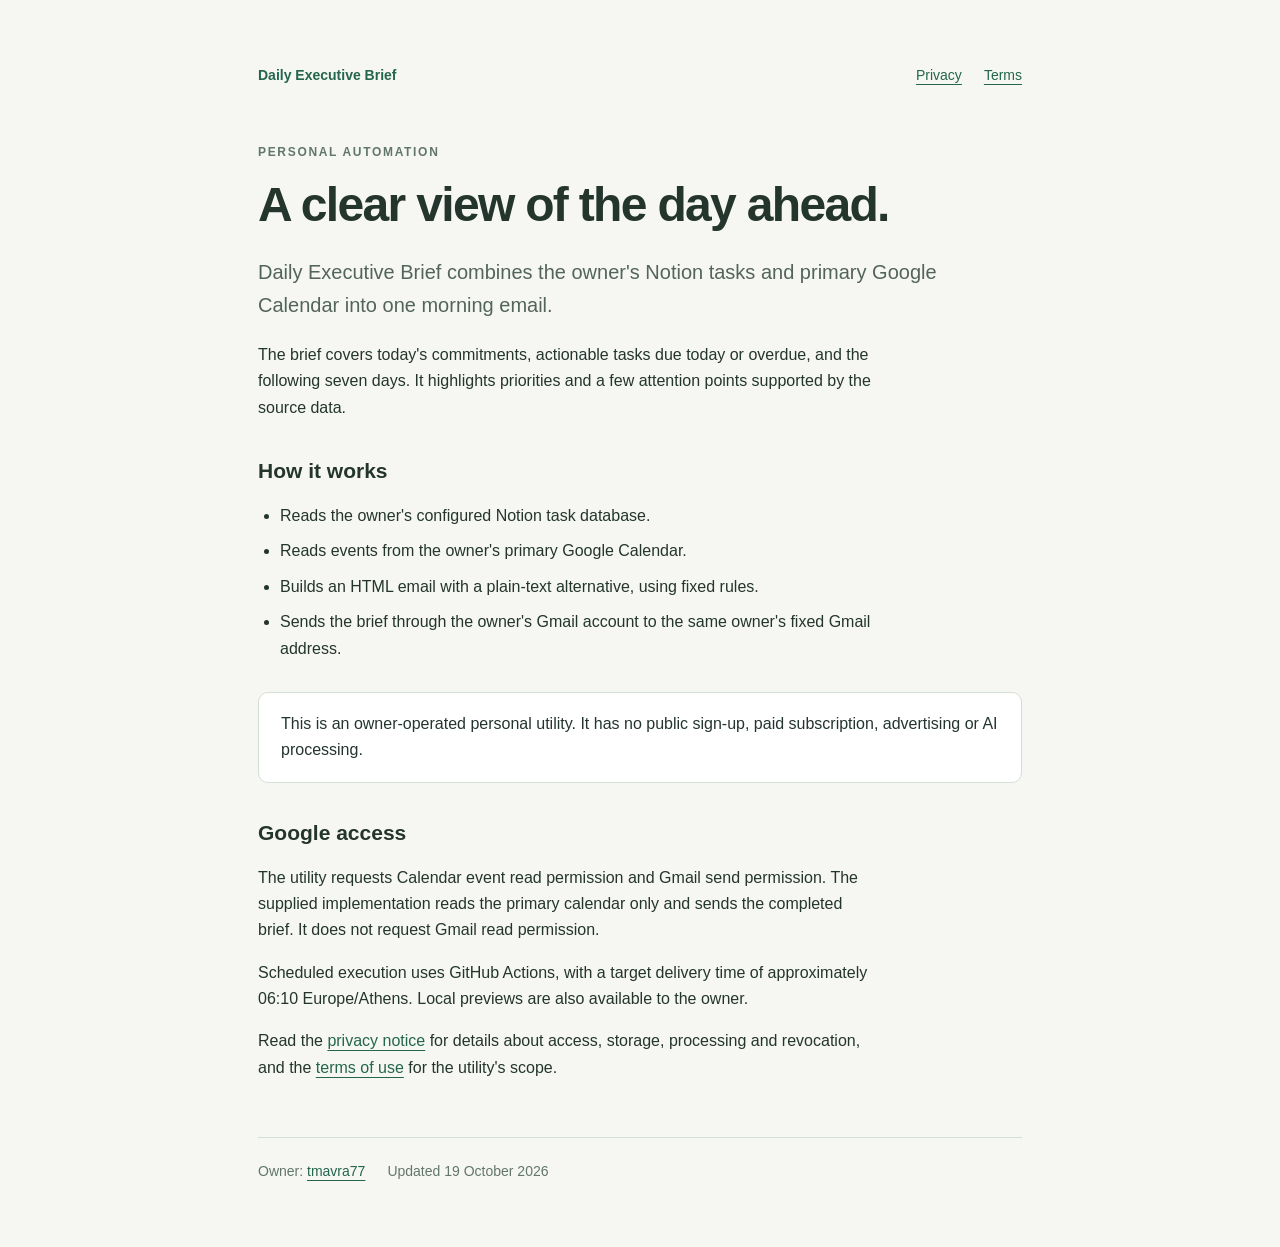
<file: index.html>
<!doctype html>
<html lang="en"><head><meta charset="utf-8"><meta name="viewport" content="width=device-width,initial-scale=1"><meta name="description" content="Daily Executive Brief: a personal Notion and Google Calendar briefing delivered through Gmail."><title>Daily Executive Brief</title><link rel="stylesheet" href="style.css"></head>
<body><main><nav aria-label="Main navigation"><a class="brand" href="index.html">Daily Executive Brief</a><a href="privacy.html">Privacy</a><a href="terms.html">Terms</a></nav>
<p class="eyebrow">Personal automation</p><h1>A clear view of the day ahead.</h1>
<p class="lead">Daily Executive Brief combines the owner's Notion tasks and primary Google Calendar into one morning email.</p>
<p>The brief covers today's commitments, actionable tasks due today or overdue, and the following seven days. It highlights priorities and a few attention points supported by the source data.</p>
<h2>How it works</h2><ul><li>Reads the owner's configured Notion task database.</li><li>Reads events from the owner's primary Google Calendar.</li><li>Builds an HTML email with a plain-text alternative, using fixed rules.</li><li>Sends the brief through the owner's Gmail account to the same owner's fixed Gmail address.</li></ul>
<div class="note">This is an owner-operated personal utility. It has no public sign-up, paid subscription, advertising or AI processing.</div>
<h2>Google access</h2><p>The utility requests Calendar event read permission and Gmail send permission. The supplied implementation reads the primary calendar only and sends the completed brief. It does not request Gmail read permission.</p>
<p>Scheduled execution uses GitHub Actions, with a target delivery time of approximately 06:10 Europe/Athens. Local previews are also available to the owner.</p>
<p>Read the <a href="privacy.html">privacy notice</a> for details about access, storage, processing and revocation, and the <a href="terms.html">terms of use</a> for the utility's scope.</p>
<footer><span>Owner: <a href="https://github.com/tmavra77">tmavra77</a></span><span>Updated 19 October 2026</span></footer></main></body></html>
</file>
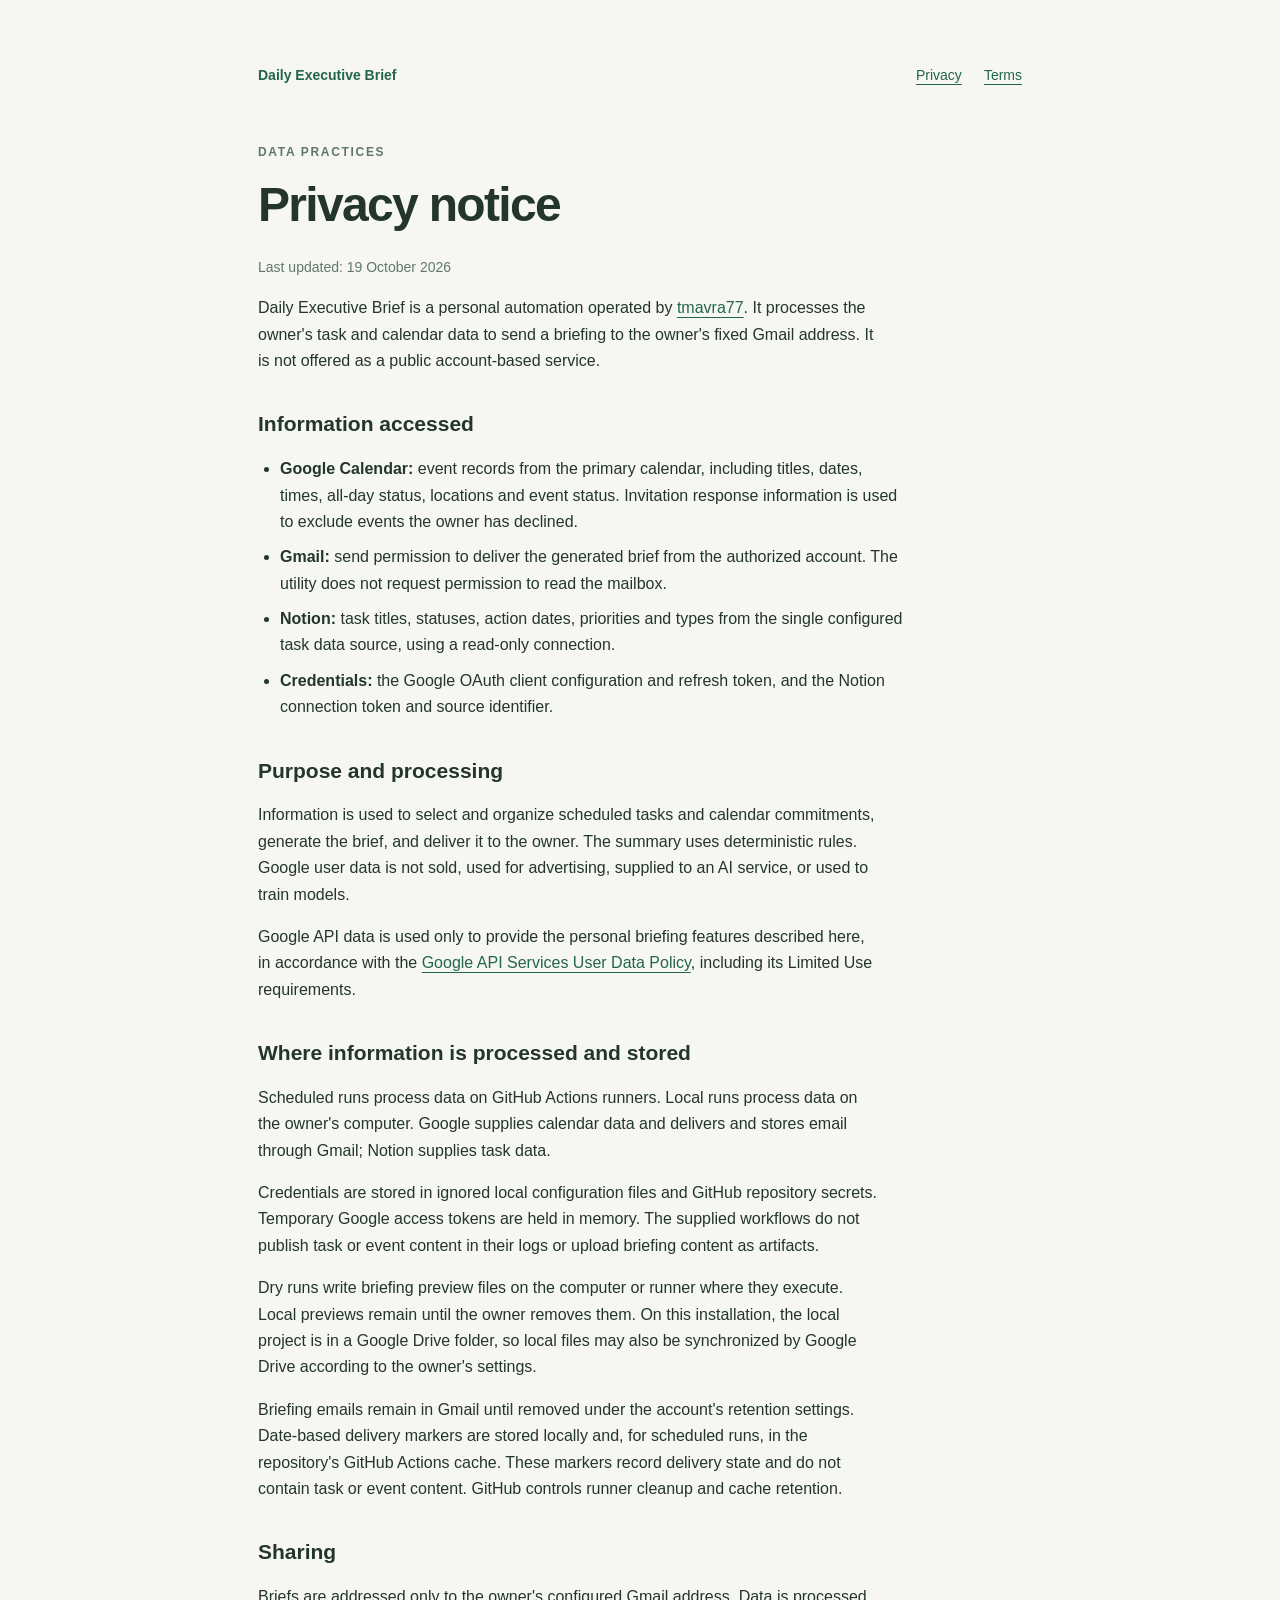
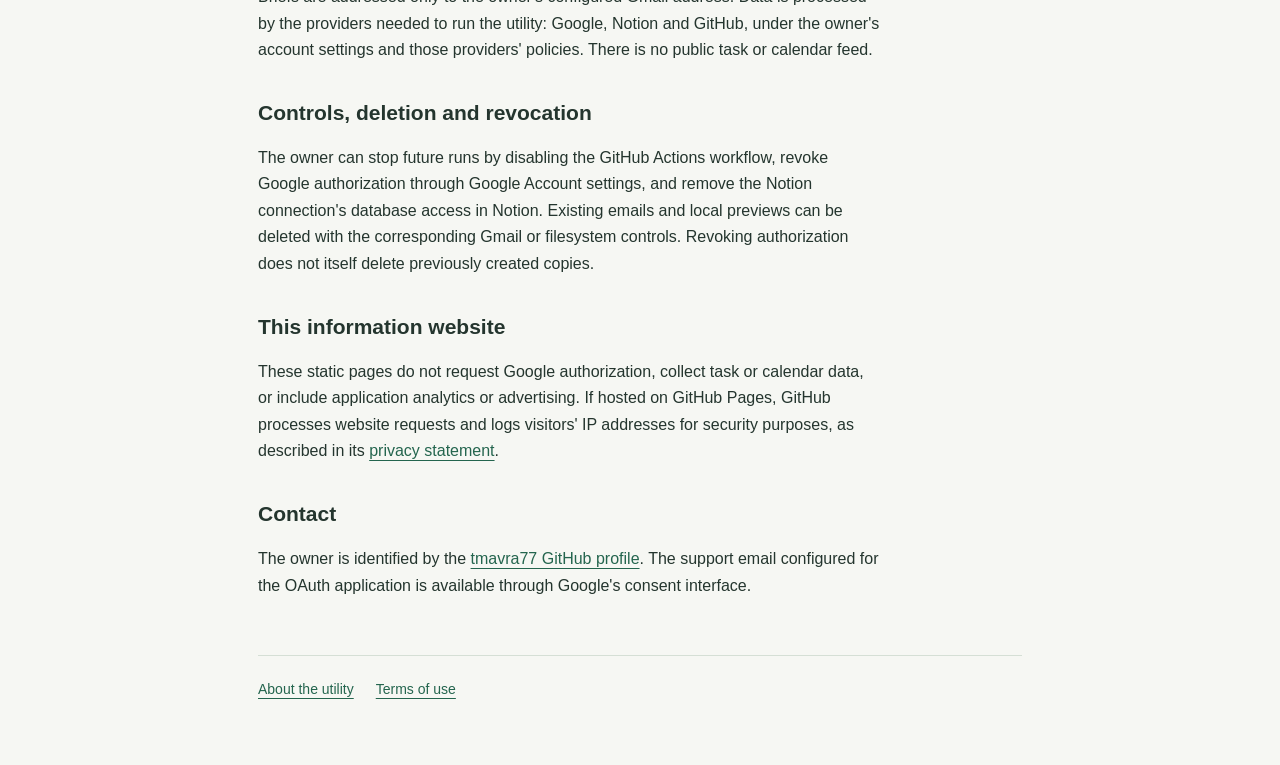
<file: privacy.html>
<!doctype html>
<html lang="en"><head><meta charset="utf-8"><meta name="viewport" content="width=device-width,initial-scale=1"><title>Privacy notice · Daily Executive Brief</title><link rel="stylesheet" href="style.css"></head>
<body><main><nav aria-label="Main navigation"><a class="brand" href="index.html">Daily Executive Brief</a><a href="privacy.html" aria-current="page">Privacy</a><a href="terms.html">Terms</a></nav>
<p class="eyebrow">Data practices</p><h1>Privacy notice</h1><p class="meta">Last updated: 19 October 2026</p>
<p>Daily Executive Brief is a personal automation operated by <a href="https://github.com/tmavra77">tmavra77</a>. It processes the owner's task and calendar data to send a briefing to the owner's fixed Gmail address. It is not offered as a public account-based service.</p>
<h2>Information accessed</h2><ul><li><strong>Google Calendar:</strong> event records from the primary calendar, including titles, dates, times, all-day status, locations and event status. Invitation response information is used to exclude events the owner has declined.</li><li><strong>Gmail:</strong> send permission to deliver the generated brief from the authorized account. The utility does not request permission to read the mailbox.</li><li><strong>Notion:</strong> task titles, statuses, action dates, priorities and types from the single configured task data source, using a read-only connection.</li><li><strong>Credentials:</strong> the Google OAuth client configuration and refresh token, and the Notion connection token and source identifier.</li></ul>
<h2>Purpose and processing</h2><p>Information is used to select and organize scheduled tasks and calendar commitments, generate the brief, and deliver it to the owner. The summary uses deterministic rules. Google user data is not sold, used for advertising, supplied to an AI service, or used to train models.</p>
<p>Google API data is used only to provide the personal briefing features described here, in accordance with the <a href="https://developers.google.com/terms/api-services-user-data-policy">Google API Services User Data Policy</a>, including its Limited Use requirements.</p>
<h2>Where information is processed and stored</h2><p>Scheduled runs process data on GitHub Actions runners. Local runs process data on the owner's computer. Google supplies calendar data and delivers and stores email through Gmail; Notion supplies task data.</p>
<p>Credentials are stored in ignored local configuration files and GitHub repository secrets. Temporary Google access tokens are held in memory. The supplied workflows do not publish task or event content in their logs or upload briefing content as artifacts.</p>
<p>Dry runs write briefing preview files on the computer or runner where they execute. Local previews remain until the owner removes them. On this installation, the local project is in a Google Drive folder, so local files may also be synchronized by Google Drive according to the owner's settings.</p>
<p>Briefing emails remain in Gmail until removed under the account's retention settings. Date-based delivery markers are stored locally and, for scheduled runs, in the repository's GitHub Actions cache. These markers record delivery state and do not contain task or event content. GitHub controls runner cleanup and cache retention.</p>
<h2>Sharing</h2><p>Briefs are addressed only to the owner's configured Gmail address. Data is processed by the providers needed to run the utility: Google, Notion and GitHub, under the owner's account settings and those providers' policies. There is no public task or calendar feed.</p>
<h2>Controls, deletion and revocation</h2><p>The owner can stop future runs by disabling the GitHub Actions workflow, revoke Google authorization through Google Account settings, and remove the Notion connection's database access in Notion. Existing emails and local previews can be deleted with the corresponding Gmail or filesystem controls. Revoking authorization does not itself delete previously created copies.</p>
<h2>This information website</h2><p>These static pages do not request Google authorization, collect task or calendar data, or include application analytics or advertising. If hosted on GitHub Pages, GitHub processes website requests and logs visitors' IP addresses for security purposes, as described in its <a href="https://docs.github.com/en/site-policy/privacy-policies/github-general-privacy-statement">privacy statement</a>.</p>
<h2>Contact</h2><p>The owner is identified by the <a href="https://github.com/tmavra77">tmavra77 GitHub profile</a>. The support email configured for the OAuth application is available through Google's consent interface.</p>
<footer><a href="index.html">About the utility</a><a href="terms.html">Terms of use</a></footer></main></body></html>
</file>
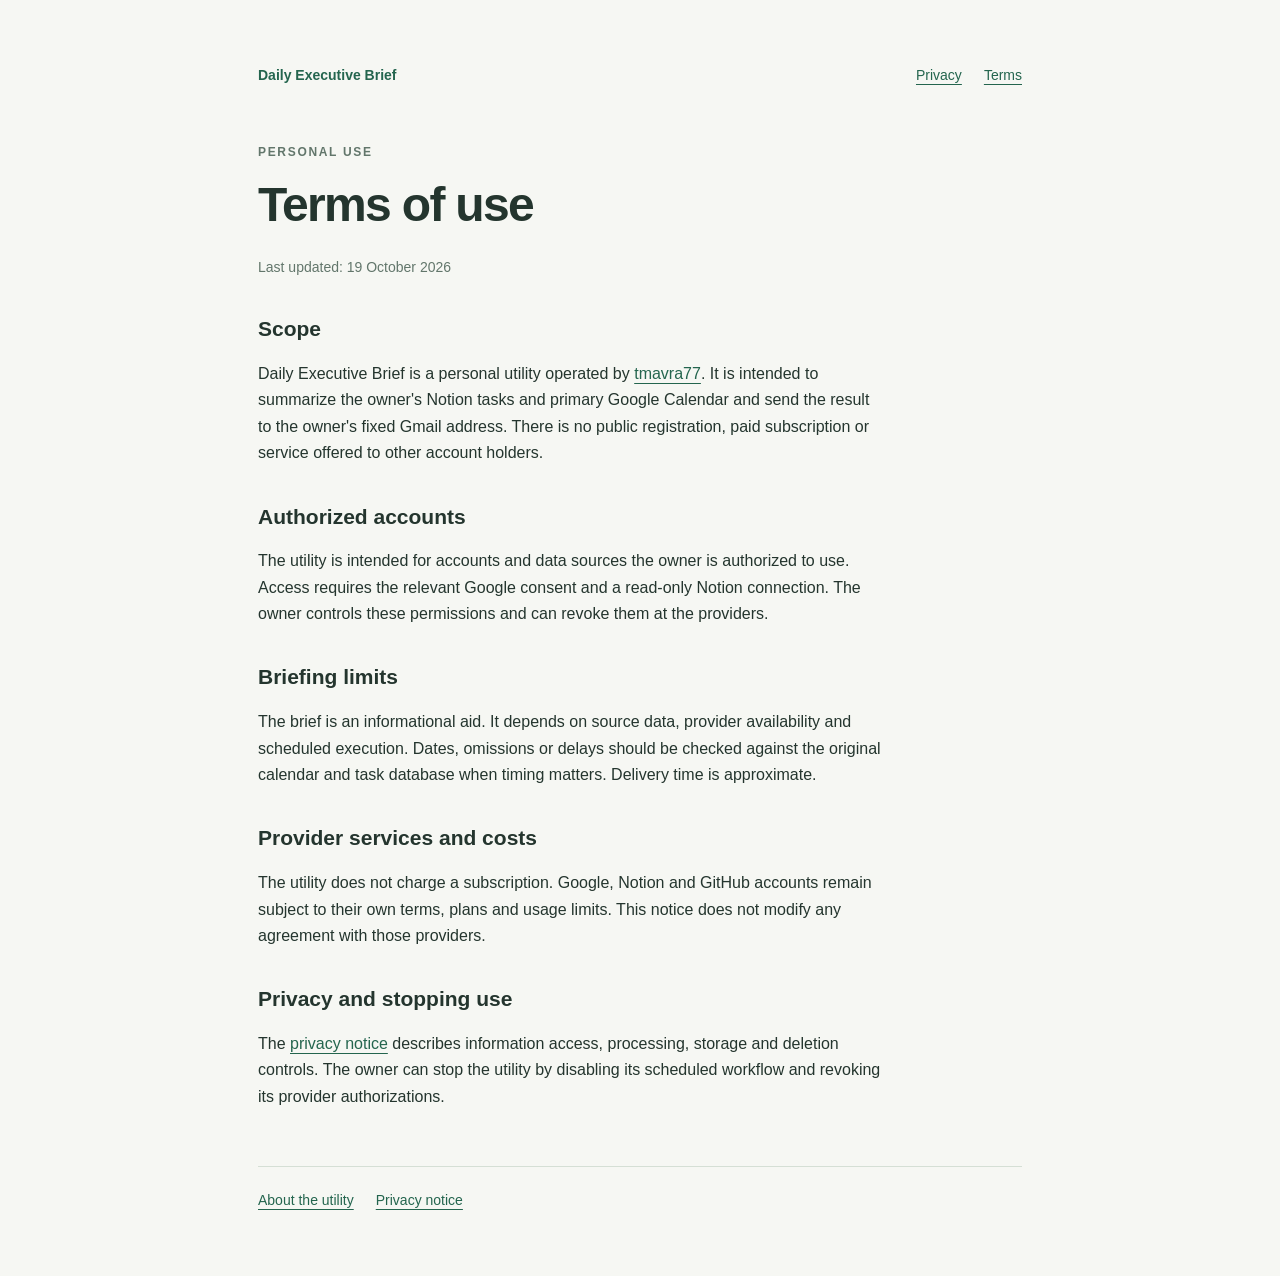
<file: terms.html>
<!doctype html>
<html lang="en"><head><meta charset="utf-8"><meta name="viewport" content="width=device-width,initial-scale=1"><title>Terms of use · Daily Executive Brief</title><link rel="stylesheet" href="style.css"></head>
<body><main><nav aria-label="Main navigation"><a class="brand" href="index.html">Daily Executive Brief</a><a href="privacy.html">Privacy</a><a href="terms.html" aria-current="page">Terms</a></nav>
<p class="eyebrow">Personal use</p><h1>Terms of use</h1><p class="meta">Last updated: 19 October 2026</p>
<h2>Scope</h2><p>Daily Executive Brief is a personal utility operated by <a href="https://github.com/tmavra77">tmavra77</a>. It is intended to summarize the owner's Notion tasks and primary Google Calendar and send the result to the owner's fixed Gmail address. There is no public registration, paid subscription or service offered to other account holders.</p>
<h2>Authorized accounts</h2><p>The utility is intended for accounts and data sources the owner is authorized to use. Access requires the relevant Google consent and a read-only Notion connection. The owner controls these permissions and can revoke them at the providers.</p>
<h2>Briefing limits</h2><p>The brief is an informational aid. It depends on source data, provider availability and scheduled execution. Dates, omissions or delays should be checked against the original calendar and task database when timing matters. Delivery time is approximate.</p>
<h2>Provider services and costs</h2><p>The utility does not charge a subscription. Google, Notion and GitHub accounts remain subject to their own terms, plans and usage limits. This notice does not modify any agreement with those providers.</p>
<h2>Privacy and stopping use</h2><p>The <a href="privacy.html">privacy notice</a> describes information access, processing, storage and deletion controls. The owner can stop the utility by disabling its scheduled workflow and revoking its provider authorizations.</p>
<footer><a href="index.html">About the utility</a><a href="privacy.html">Privacy notice</a></footer></main></body></html>
</file>
<file: style.css>
:root{color-scheme:light;font-family:Segoe UI,Arial,sans-serif;color:#24352e;background:#f6f7f3;line-height:1.65}
*{box-sizing:border-box}body{margin:0}main{max-width:820px;margin:64px auto;padding:0 28px}nav,footer{display:flex;gap:22px;flex-wrap:wrap;font-size:14px}nav{margin-bottom:56px}a{color:#24654e;text-underline-offset:4px}a:hover{color:#133a2c}.brand{font-weight:650;text-decoration:none;margin-right:auto}.eyebrow{color:#62766b;font-size:12px;font-weight:650;letter-spacing:.14em;text-transform:uppercase}h1{font-size:clamp(32px,5vw,48px);line-height:1.15;letter-spacing:-.035em;margin:14px 0 24px}h2{font-size:21px;line-height:1.35;margin-top:36px}p,li{max-width:70ch}.lead{font-size:20px;color:#53645a}ul{padding-left:22px}li{margin:9px 0}.note{padding:18px 22px;border:1px solid #d5dfd5;border-radius:10px;background:#fff;margin:30px 0}.meta{font-size:14px;color:#62766b}footer{border-top:1px solid #d5dfd5;padding-top:22px;margin:56px 0 32px;color:#62766b}code{font-size:.9em;background:#e9eee7;padding:2px 5px;border-radius:3px}@media(max-width:600px){main{margin-top:28px;padding:0 20px}nav{gap:16px;margin-bottom:36px}.brand{width:100%}}
</file>
